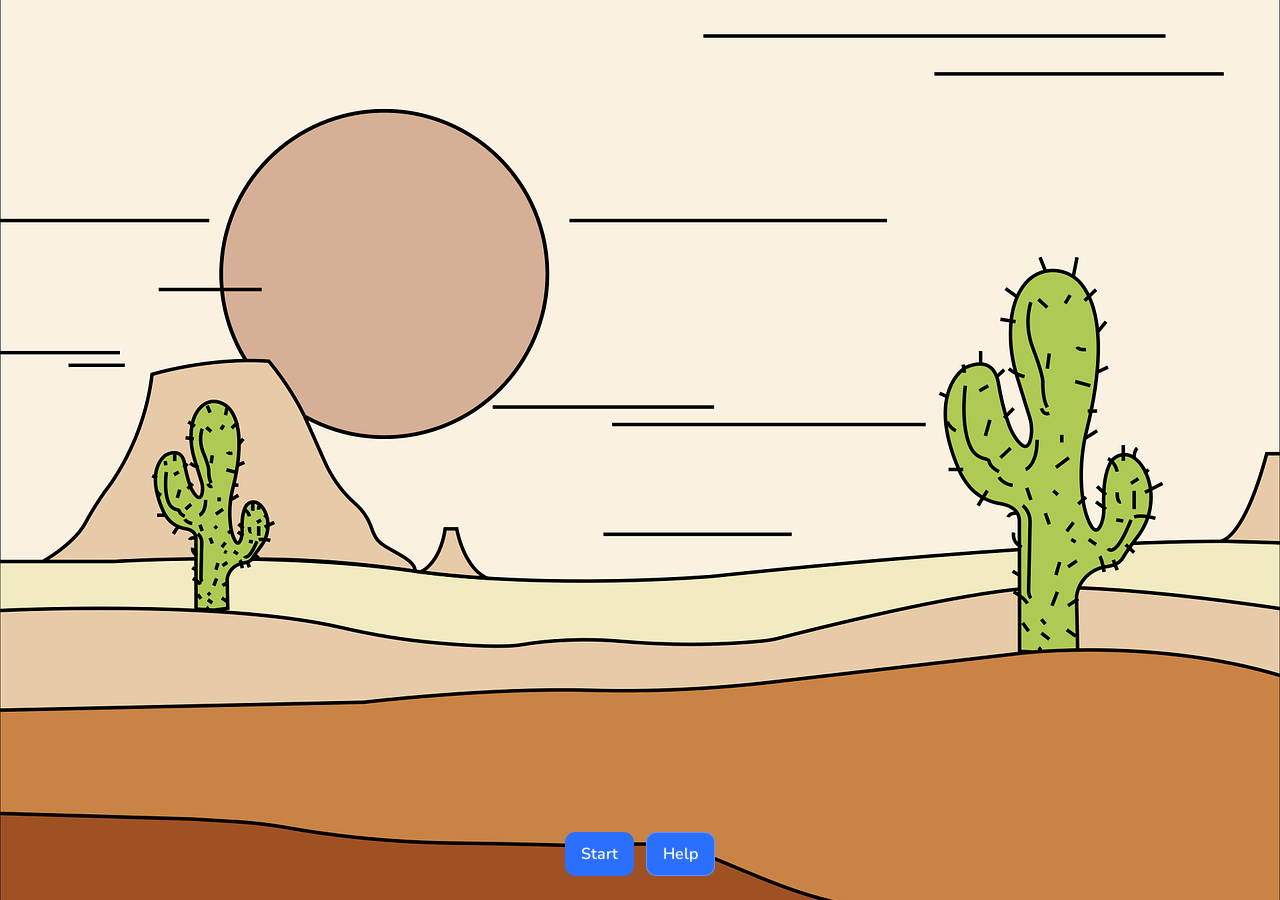
<file: index.html>
<!DOCTYPE html>
<html lang="en">

<head>
    <meta charset="UTF-8">
    <meta name="viewport" content="width=device-width, initial-scale=1.0">
    <title>El pollo loco</title>
    <link rel="icon" type="image/x-icon" href="img/2_character_pepe/1_idle/idle/I-1.png">
    <link rel="stylesheet" href="style.css">
    <link rel="preconnect" href="https://fonts.googleapis.com">
    <link rel="preconnect" href="https://fonts.gstatic.com" crossorigin>
    <link href="https://fonts.googleapis.com/css2?family=Nunito:ital,wght@0,200..1000;1,200..1000&display=swap"
        rel="stylesheet">
    <script src="models/drawable-object.class.js"></script>
    <script src="models/movable-object.class.js"></script>
    <script src="models/sound-manager.class.js"></script>
    <script src="models/character.class.js"></script>
    <script src="models/chicken.class.js"></script>
    <script src="models/cloud.class.js"></script>
    <script src="models/coin.class.js"></script>
    <script src="models/bottle.class.js"></script>
    <script src="models/status-bar.class.js"></script>
    <script src="models/coin-bar.class.js"></script>
    <script src="models/bottle-bar.class.js"></script>
    <script src="models/boss-bar.class.js"></script>
    <script src="models/world.class.js"></script>
    <script src="models/background-object.class.js"></script>
    <script src="models/keyboard.class.js"></script>
    <script src="models/level.class.js"></script>
    <script src="models/throwable-object.class.js"></script>
    <script src="models/endboss.class.js"></script>
    <script src="levels/level1.js"></script>
</head>

<body onload="">
    <h1>El pollo loco</h1>
    <div class="game">
        <img class="fullscreen-icon" src="img/fullsceen.png" alt="" onclick="toggleFullscreen()">
        <button class="btn-mute" onclick="world && world.toggleMute()" aria-label="Mute"></button>
        <canvas id="canvas" width="720" height="480"></canvas>
        <div id="rotate-lock" class="overlay rotate-overlay">
            <div class="rotate-ui">
                <img class="handy" src="img/arrow.png" alt="">
                <p>Bitte ins Querformat drehen</p>
            </div>
        </div>
        <div class="mobile-ctrls">
            <button class="ctrl" data-key="LEFT">◀</button>
            <button class="ctrl" data-key="RIGHT">▶</button>
            <button class="ctrl" data-key="SPACE">⤒</button>
            <button class="ctrl" data-key="D">🧪</button>
        </div>
        <div id="start" class="start-screen">
            <div class="start-ui">
                <button class="btn btn--primary" onclick="startGame()">Start</button>
                <button class="btn btn--ghost" onclick="openHelp()">Help</button>
                <a href="impressum.html" class="impressum-mobile">Impressum</a>
            </div>
        </div>
        <div id="help" class="help hide">
            <div id="helpBox" class="help-box">
                <h3 id="helpTitle">Help</h3>
                <div id="helpContent">
                    <p>← → laufen, SPACE springen, D werfen</p>
                    <p>Die Flaschen sind nur für den Boss gedacht. Die normalen Chickens werden nur mit Draufspringen
                        getötet.</p>
                </div>
                <div class="start-ui" style="margin-top:12px">
                    <button id="okBtn" class="btn" onclick="closeHelp()">OK</button>
                </div>
            </div>
        </div>
        <div id="victory-overlay" class="overlay overlay--win">
            <img class="overlay-img" src="img/You won, you lost/You Win A.png" alt="Victory">
            <div class="overlay-ui">
                <button id="restartWin" class="btn btn--primary restart-btn" onclick="resetGame()">Restart</button>
            </div>
        </div>
        <div id="lose-overlay" class="overlay overlay--lose">
            <img class="overlay-img" src="img/You won, you lost/Game over A.png" alt="Defeat">
            <div class="overlay-ui">
                <button id="restartLose" class="btn btn--primary restart-btn" onclick="resetGame()">Restart</button>
            </div>
        </div>
    </div>
    <footer style="margin-top:16px;">
        <a class="backgame" href="impressum.html">Impressum</a>
    </footer>
</body>
<script src="js/controls-mobile.js" defer></script>
<script src="js/game.js" defer></script>

</html>
</file>
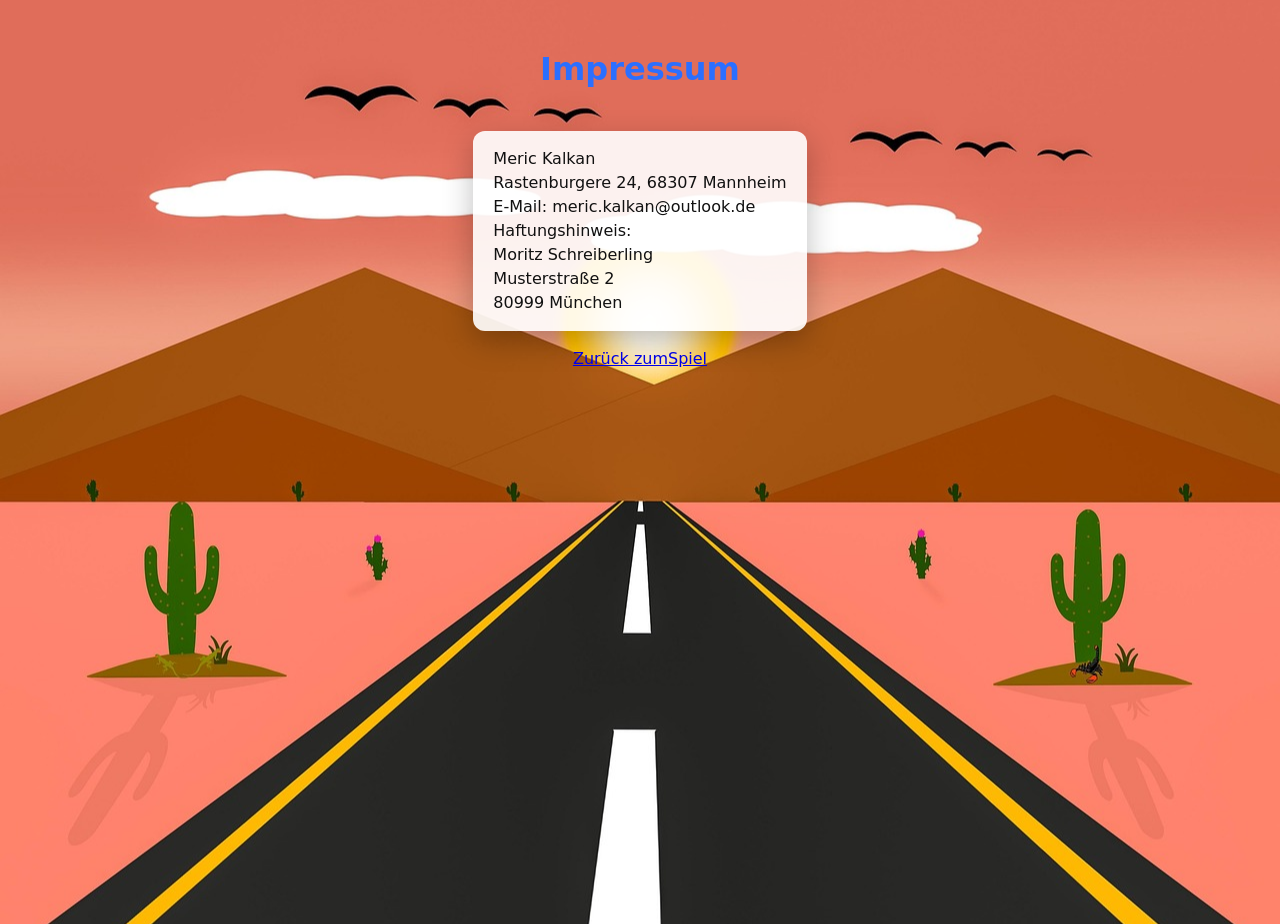
<file: impressum.html>
<!doctype html>
<html lang="de">

<head>
    <meta charset="utf-8">
    <title>Impressum</title>
    <meta name="viewport" content="width=device-width, initial-scale=1">
    <link rel="icon" type="image/x-icon" href="img/2_character_pepe/1_idle/idle/I-1.png">
    <link rel="stylesheet" href="style.css">
</head>

<body class="impressum_background">
    <h1 class="imp_title">Impressum</h1>
    <p class="back_imp">Meric Kalkan<br>
        Rastenburgere 24, 68307 Mannheim<br>
        E-Mail: meric.kalkan@outlook.de<br>
        Haftungshinweis: <br />Moritz Schreiberling<br />Musterstraße 2<br />80999 München</p>
    <a href="./">Zurück zumSpiel</a></p>
</body>

</html>
</file>
<file: style.css>
html,
body {
    margin: 0;
    padding: 0;
    height: 100%;
    overflow: hidden;
}

.impressum_background {
    font: 16px/1.5 system-ui, sans-serif;
    max-width: 800px;
    margin: 24px auto;
    padding: 0 12px;
}

body {
    width: 100%;
    height: 100%;
    display: flex;
    flex-direction: column;
    align-items: center;
    overflow: hidden;
    background: url('img/5_background/road.jpg') no-repeat center fixed;
    background-size: cover;
    font-family: "Nunito", sans-serif;
    font-size: 20px;
}

.nunito-text {
    font-family: "Nunito", sans-serif;
    font-optical-sizing: auto;
    font-weight: 400;
    font-style: normal;
}

.imp_title {
    color: #2b6fff;
}

.impressum-mobile {
    display: none;    
    text-decoration: none;
    font: 600 16px "Nunito", sans-serif;
    color: cornflowerblue;
    opacity: .9;
}

.impressum-mobile:hover {
    opacity: 1;
    text-decoration: underline;
}

.back_imp {
    background: rgba(255, 255, 255, .9);
    color: #111;
    padding: 16px 20px;
    border-radius: 12px;
    box-shadow: 0 10px 30px rgba(0, 0, 0, .25);
    position: relative;   
}

.backgame {
    color: cornflowerblue;
    text-decoration: none;
}

.game {
    position: relative;
    display: inline-block;
}

canvas {
    display: block;
    margin: 0 auto;
}

.game canvas {
    width: 100%;
    height: 100%;
}


.game:fullscreen {
    width: 100vw;
    height: 100vh;
}

.game:fullscreen canvas {
    width: 100%;
    height: 100%;
}


.game .fullscreen-icon {
    position: absolute;
    top: 8px;
    right: 8px;
    width: 36px;
    height: 36px;
    cursor: pointer;
    user-select: none;
    z-index: 50;
    transition: filter .15s ease, transform .1s ease;
}

.game .fullscreen-icon:hover {
    transform: scale(1.1);
    filter: brightness(1.25);
}

.game:fullscreen .fullscreen-icon {
    top: 16px;
    right: 16px;
}

.game .btn-mute {
    position: absolute;
    top: 8px;
    right: 52px;
    z-index: 50;
    width: 36px;
    height: 36px;
    border: none;
    border-radius: 10px;
    cursor: pointer;
    background: rgba(0, 0, 0, .35) center/60% no-repeat;
    backdrop-filter: blur(6px);
    -webkit-backdrop-filter: blur(6px);
    transition: transform .1s ease, filter .15s ease;
    background-image: url('img/speaker-31227_1280.png');
}

.game .btn-mute.is-muted {
    background-image: url('img/mute.png');
}

.game .btn-mute:hover {
    transform: translateY(-1px);
    filter: brightness(1.1);
}


.btn {
    padding: 10px 16px;
    border-radius: 10px;
    border: none;
    cursor: pointer;
    font: 600 16px "Nunito", sans-serif;
    color: #fff;
    background: #2b6fff;
    transition: transform .1s ease, filter .15s ease;
}

.btn:hover {
    transform: translateY(-1px);
    filter: brightness(1.1);
}

.btn:active {
    transform: scale(.98);
}

.btn--primary {
    background: #2b6fff;
}

.btn--ghost {
    background: #2b6fff;
    border: 1px solid rgba(255, 255, 255, .25);
}


.game .start-screen {
    position: absolute;
    inset: 0;
    z-index: 80;
    display: flex;
    align-items: flex-end;
    justify-content: center;
    padding: 24px;
    background: url('img/startbildschirm.png') center / cover no-repeat;
}

.start-ui {
    display: flex;
    gap: 12px;
}


.game .help {
    position: absolute;
    inset: 0;
    z-index: 120;
    display: grid;
    place-items: center;
    padding:
        max(12px, env(safe-area-inset-top, 0)) max(12px, env(safe-area-inset-right, 0)) max(12px, env(safe-area-inset-bottom, 0)) max(12px, env(safe-area-inset-left, 0));
    background: rgba(0, 0, 0, .5);
}

.game .help.hide {
    display: none;
}

.help-box {
    width: min(560px, 92vw);
    max-height: min(80vh, 560px);
    overflow: auto;
    padding: clamp(14px, 2.4vh, 20px);
    border-radius: 12px;
    background: #0f1220;
    color: #fff;
    border: 1px solid rgba(255, 255, 255, .2);
    box-shadow: 0 10px 30px rgba(0, 0, 0, .35);
    font-size: clamp(14px, 2.2vh, 18px);
    line-height: 1.45;
}

.help-box h3 {
    margin: 0 0 8px 0;
    font-size: clamp(18px, 2.6vh, 22px);
}

.help-box p {
    margin: 6px 0;
    word-wrap: break-word;
}

.help .start-ui {
    display: flex;
    gap: 10px;
    justify-content: center;
    margin-top: 12px;
}

.help .btn {
    min-height: 40px;
    padding: 10px 16px;
    border-radius: 10px;
    font: 600 clamp(14px, 2.2vh, 16px) "Nunito", sans-serif;
    cursor: pointer;
}


.overlay {
    position: absolute;
    inset: 0;
    display: none;
    z-index: 140;
    background: rgba(0, 0, 0, .45);
}

.overlay.show {
    display: flex;
    align-items: center;
    justify-content: center;
    padding: 16px;
}

.overlay-img {
    display: block;
    width: auto;
    height: auto;
    max-width: min(92vw, 720px);
    max-height: min(82vh, 480px);
    object-fit: contain;
    margin: 0 auto;
    pointer-events: none;
}

.overlay-ui {
    position: absolute;
    left: 0;
    right: 0;
    bottom: 24px;
    display: flex;
    justify-content: center;
}

.game.has-overlay .mobile-ctrls {
    display: none;
}


.game .rotate-overlay {
    position: absolute;
    inset: 0;
    z-index: 130;
    background: rgba(0, 0, 0, .85);
    color: #fff;
    text-align: center;
    padding: 24px;
    display: none;
}

.game .rotate-overlay.show {
    display: flex;
    align-items: center;
    justify-content: center;
}

.handy {
    width: 50px;
}


.mobile-ctrls {
    position: absolute;
    left: 0;
    right: 0;
    bottom: 12px;
    z-index: 60;
    display: flex;
    justify-content: space-between;
    gap: 12px;
    padding: 0 14px;
    user-select: none;
    -webkit-user-select: none;
}

.ctrl {
    width: 60px;
    height: 45px;
    border: none;
    border-radius: 16px;
    background: rgba(0, 0, 0, .35);
    color: #fff;
    font: 600 22px "Nunito", sans-serif;
    backdrop-filter: blur(6px);
    -webkit-backdrop-filter: blur(6px);
    box-shadow: 0 6px 16px rgba(0, 0, 0, .35);
    cursor: pointer;
    transition: transform .05s ease, background .1s ease;
}

.ctrl:active,
.ctrl.on {
    transform: scale(.96);
    background: rgba(0, 0, 0, .55);
}


.game.landscape {
    position: fixed;
    inset: 0;
    width: 100vw;
    height: 100vh;
}


.hide {
    display: none !important;
}


@media (max-width: 900px),
(hover: none) and (pointer: coarse) {
    .start-ui {
        flex-direction: column;
        gap: 14px;
        align-items: center;
    }

    .impressum-mobile {
        display: block;
        margin-top: 4px;
    }

    footer {
        display: none;
    }

    .game.landscape {
        height: calc(var(--vh, 1vh) * 100);
    }
}


@media (pointer: coarse),
(hover: none) {
    .game .fullscreen-icon {
        display: none !important;
    }

    .help-box {
        width: min(640px, 94vw);
        max-height: 86vh;
        padding: clamp(14px, 2.8vh, 22px);
    }

    .help .start-ui {
        flex-direction: column;
    }

    .help .btn {
        width: 100%;
        min-height: 48px;
    }
}


@media only screen and (max-width: 720px) {
    .game canvas {
        width: 100%;
        height: auto;
    }
}


@media only screen and (max-height: 480px) {
    h1 {
        display: none;
    }

    .game canvas {
        height: 100vh;
    }
}


@media (pointer: fine) {
    .mobile-ctrls {
        display: none;
    }
}


@media (pointer: coarse) {
    .game .start-screen {
        align-items: center;
        justify-content: center;
        padding: 0 24px;
    }

    .start-ui {
        flex-direction: column;
        gap: 16px;
    }

    .btn {
        width: 220px;
    }
}
</file>
